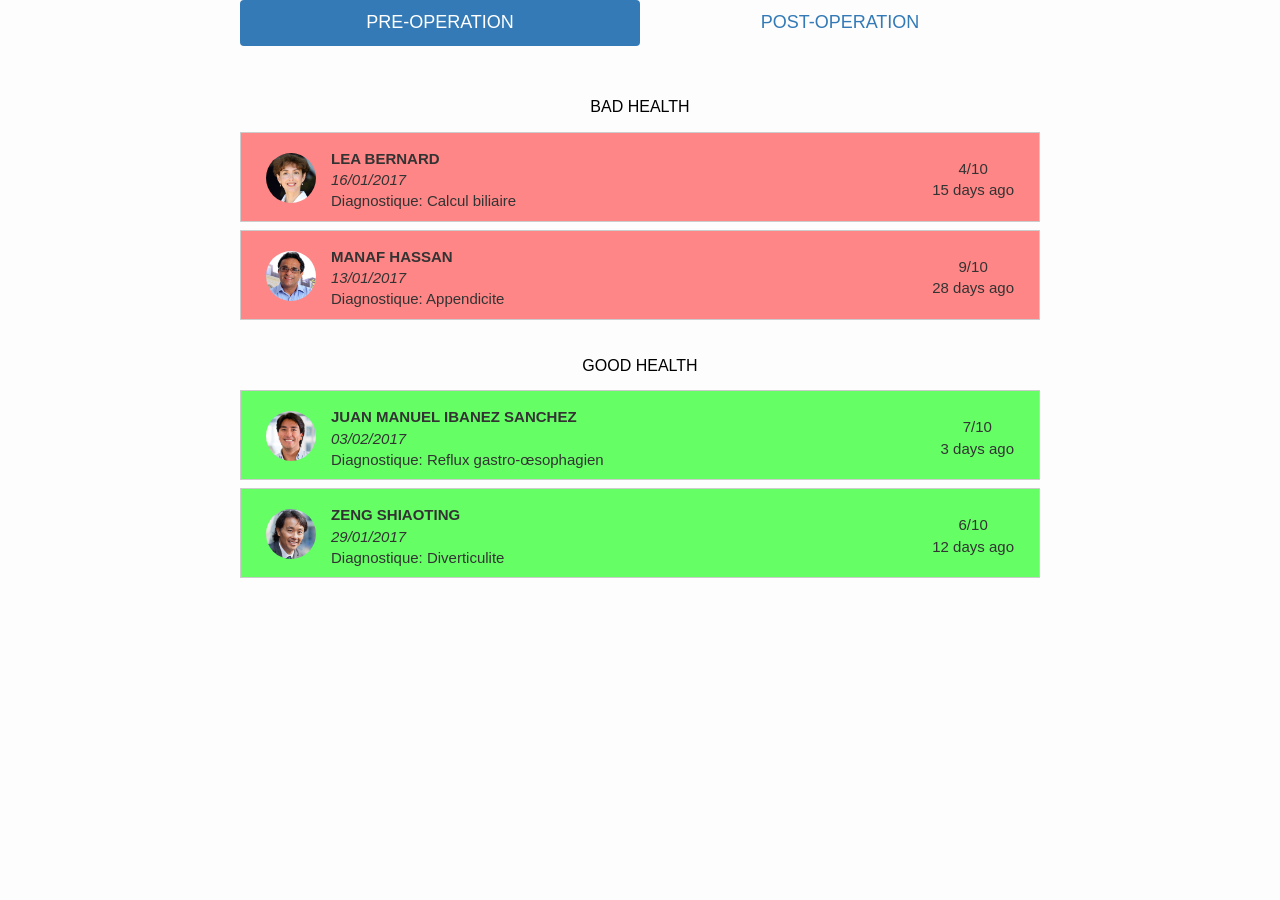
<file: dashboard.html>
<html>
<head>
    
    <link rel="stylesheet" type="text/css" href="bootstrap-3.3.7-dist/css/bootstrap.min.css">
    <link rel="stylesheet" type="text/css" href="dashboard.css">
</head>
<body style="overflow-x:hidden">
    <div class="mycontainer">
        <ul class="nav nav-pills nav-justified tab_title">
            <li id="pre" role="presentation" class="active" onclick="onPreActive();"><a href="#">PRE-OPERATION</a></li>
            <li id="post" role="presentation" onclick="onPostActive();"><a href="#">POST-OPERATION</a></li>
        </ul>

        <div class="user_list" id="ul-pre">
            <div class="separator">BAD HEALTH</div>
            <ul>
                <li onclick="onPatient();">
                    <div class="user_bad">
                        <img class="user_avatar cpointer" src="LeaBernard.jpg"/>
                        <div class="user_info">
                            <span class="user_name">Lea Bernard</span><br>
                            <span class="user_date">16/01/2017</span><br>
                            <span class="user_diagnostic">Diagnostique: Calcul biliaire</span>
                        </div>
                        <div class="user_indicators">
                            <span class="score">4/10</span><br>
                            <span class="last-update">15 days ago</span>
                        </div>
                    </div>
                </li>
                <li onclick="onPatient();">
                    <div class="user_bad">
                        <img class="user_avatar cpointer" src="Manaf-Hassan.jpg" />
                        <div class="user_info">
                            <span class="user_name">Manaf Hassan</span><br>
                            <span class="user_date">13/01/2017</span><br>
                            <span class="user_diagnostic">Diagnostique: Appendicite</span>
                        </div>
                        <div class="user_indicators">
                            <span class="score">9/10</span><br>
                            <span class="last-update">28 days ago</span>
                        </div>
                    </div>
                </li>
            </ul>
            <div class="separator">GOOD HEALTH</div>
            <ul>
                <li onclick="onPatient();">
                    <div class="user_good">
                        <img class="user_avatar" src="Juan-Manuel-Ibanez-Sanchez.jpg"/>
                        <div class="user_info">
                            <span class="user_name">Juan Manuel Ibanez Sanchez</span><br>
                            <span class="user_date">03/02/2017</span><br>
                            <span class="user_diagnostic">Diagnostique: Reflux gastro-œsophagien</span>
                        </div>
                        <div class="user_indicators">
                            <span class="score">7/10</span><br>
                            <span class="last-update">3 days ago</span>
                        </div>
                    </div>
                </li>
                <li onclick="onPatient();">
                    <div class="user_good">
                        <img class="user_avatar"  src="Zeng-Shiaoting.jpg"/>
                        <div class="user_info">
                            <span class="user_name">Zeng Shiaoting</span><br>
                            <span class="user_date">29/01/2017</span><br>
                            <span class="user_diagnostic">Diagnostique: Diverticulite</span>
                        </div>
                        <div class="user_indicators">
                            <span class="score">6/10</span><br>
                            <span class="last-update">12 days ago</span>
                        </div>
                    </div>
                </li>
            </ul>   
        </div>


        <div class="user_list right" id="ul-post" >
            <div class="separator">BAD HEALTH</div>
            <ul>
                <li onclick="onPatient();">
                    <div class="user_bad">
                        <img class="user_avatar cpointer" src="Manaf-Hassan.jpg" />
                        <div class="user_info">
                            <span class="user_name">Manaf Hassan</span><br>
                            <span class="user_date">13/01/2017</span><br>
                            <span class="user_operation_type">Type d'opéraiton: Appendicectomie</span>
                        </div>
                        <div class="user_indicators">
                            <span class="score">3/22</span><br>
                            <span class="last-update">28 days ago</span>
                        </div>
                    </div>
                </li>
                <li onclick="onPatient();">
                    <div class="user_bad">
                        <img class="user_avatar cpointer" src="LeaBernard.jpg"/>
                        <div class="user_info">
                            <span class="user_name">Lea Bernard</span><br>
                            <span class="user_date">16/01/2017</span><br>
                            <span class="user_operation_type">Type d'opération: Cholécystectomie</span>
                        </div>
                        <div class="user_indicators">
                            <span class="score">9/22</span><br>
                            <span class="last-update">15 days ago</span>
                        </div>
                    </div>
                </li>
            </ul>
            <div class="separator">GOOD HEALTH</div>
            <ul>
                <li onclick="onPatient();">
                    <div class="user_good">
                        <img class="user_avatar"  src="Zeng-Shiaoting.jpg"/>
                        <div class="user_info">
                            <span class="user_name">Zeng Shiaoting</span><br>
                            <span class="user_date">29/01/2017</span><br>
                            <span class="user_operation_type">Type d'opération: laparotomie</span>
                        </div>
                        <div class="user_indicators">
                            <span class="score">14/22</span><br>
                            <span class="last-update">12 days ago</span>
                        </div>
                    </div>
                </li>
                <li onclick="onPatient();">
                    <div class="user_good">
                        <img class="user_avatar" src="Juan-Manuel-Ibanez-Sanchez.jpg"/>
                        <div class="user_info">
                            <span class="user_name">Juan Manuel Ibanez Sanchez</span><br>
                            <span class="user_date">03/02/2017</span><br>
                            <span class="user_operation_type">Type d'opération: Fundoplicature</span>
                        </div>
                        <div class="user_indicators">
                            <span class="score">20/22</span><br>
                            <span class="last-update">3 days ago</span>
                        </div>
                    </div>
                </li>
            </ul>
        </div>
    </div>
    <script src="./jquery-3.2.0.min.js"></script>
    <script src="./dashboard.js"></script>
</body>

</html>
</file>
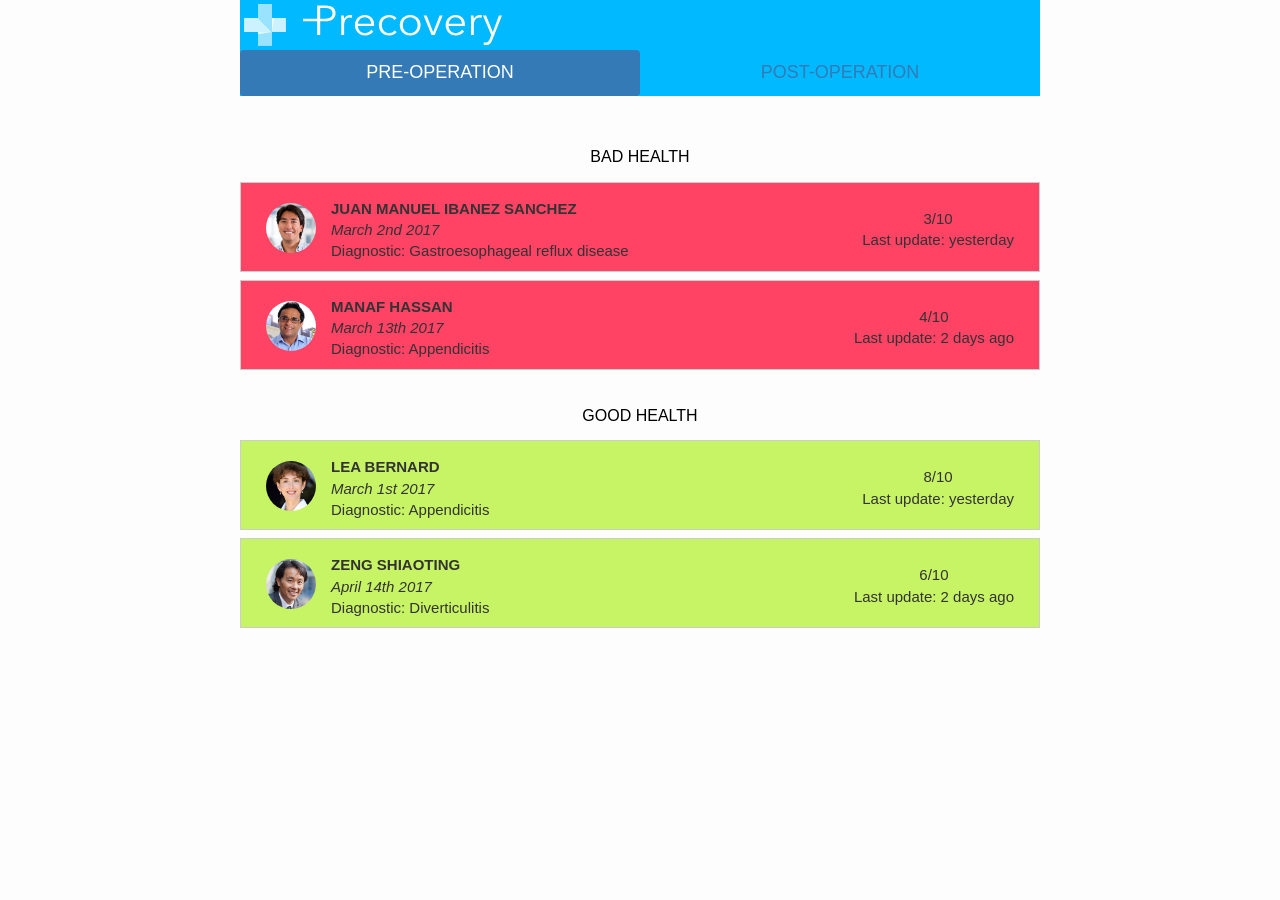
<file: Dashboard/dashboard.html>
<html>
<head>
    
    <link rel="stylesheet" type="text/css" href="bootstrap-3.3.7-dist/css/bootstrap.min.css">
    <link rel="stylesheet" type="text/css" href="css/dashboard.css">
</head>
<body style="overflow-x:hidden">
    <div class="mycontainer">
        <header>
            <img src="img/svg/logo.svg " height="50" class="m10" />
            <ul class="nav nav-pills nav-justified tab_title">
                <li id="pre" role="presentation" class="active" onclick="onPreActive();"><a href="#">PRE-OPERATION</a></li>
                <li id="post" role="presentation" onclick="onPostActive();"><a href="#">POST-OPERATION</a></li>
            </ul>            
        </header>
        <div class="user_list" id="ul-pre">
            <div class="separator">BAD HEALTH</div>
            <ul>
                <li onclick="onPatient();">
                    <div class="user_bad">
                        <img class="user_avatar" src="img/Juan-Manuel-Ibanez-Sanchez.jpg"/>
                        <div class="user_info">
                            <span class="user_name">Juan Manuel Ibanez Sanchez</span><br>
                            <span class="user_date">March 2nd 2017</span><br>
                            <span class="user_diagnostic">Diagnostic: Gastroesophageal reflux disease</span>
                        </div>
                        <div class="user_indicators">
                            <span class="score">3/10</span><br>
                            <span class="last-update">Last update: yesterday</span>
                        </div>
                    </div>
                </li>
                <li onclick="onPatient();">
                    <div class="user_bad">
                        <img class="user_avatar cpointer" src="img/Manaf-Hassan.jpg" />
                        <div class="user_info">
                            <span class="user_name">Manaf Hassan</span><br>
                            <span class="user_date">March 13th 2017</span><br>
                            <span class="user_diagnostic">Diagnostic: Appendicitis</span>
                        </div>
                        <div class="user_indicators">
                            <span class="score">4/10</span><br>
                            <span class="last-update">Last update: 2 days ago</span>
                        </div>
                    </div>
                </li>
            </ul>
            <div class="separator">GOOD HEALTH</div>
            <ul>
                <li onclick="onPatient();">
                    <div class="user_good">
                        <img class="user_avatar cpointer" src="img/LeaBernard.jpg"/>
                        <div class="user_info">
                            <span class="user_name">Lea Bernard</span><br>
                            <span class="user_date">March 1st 2017</span><br>
                            <span class="user_diagnostic">Diagnostic: Appendicitis</span>
                        </div>
                        <div class="user_indicators">
                            <span class="score">8/10</span><br>
                            <span class="last-update">Last update: yesterday</span>
                        </div>
                    </div>
                </li>
                <li onclick="onPatient();">
                    <div class="user_good">
                        <img class="user_avatar"  src="img/Zeng-Shiaoting.jpg"/>
                        <div class="user_info">
                            <span class="user_name">Zeng Shiaoting</span><br>
                            <span class="user_date">April 14th 2017</span><br>
                            <span class="user_diagnostic">Diagnostic: Diverticulitis</span>
                        </div>
                        <div class="user_indicators">
                            <span class="score">6/10</span><br>
                            <span class="last-update">Last update: 2 days ago</span>
                        </div>
                    </div>
                </li>
            </ul>   
        </div>


        <div class="user_list right" id="ul-post" >
            <div class="separator">BAD HEALTH</div>
            <ul>
                <li onclick="onPatient_post();">
                    <div class="user_bad">
                        <img class="user_avatar cpointer" src="img/Manaf-Hassan.jpg" />
                        <div class="user_info">
                            <span class="user_name">Manaf Hassan</span><br>
                            <span class="user_date">13/01/2017</span><br>
                            <span class="user_operation_type">Surgery performed: Appendectomy</span>
                        </div>
                        <div class="user_indicators">
                            <span class="score">3/22</span><br>
                            <span class="last-update">Last update: 2 days ago</span>
                        </div>
                    </div>
                </li>
                <li onclick="onPatient_post();">
                    <div class="user_bad">
                        <img class="user_avatar cpointer" src="img/LeaBernard.jpg"/>
                        <div class="user_info">
                            <span class="user_name">Lea Bernard</span><br>
                            <span class="user_date">March 10th 2017</span><br>
                            <span class="user_operation_type">Surgery performed: Appendectomy</span>
                        </div>
                        <div class="user_indicators">
                            <span class="score">9/22</span><br>
                            <span class="last-update">Last update: yesterday</span>
                        </div>
                    </div>
                </li>
            </ul>
            <div class="separator">GOOD HEALTH</div>
            <ul>
                <li onclick="onPatient_post();">
                    <div class="user_good">
                        <img class="user_avatar"  src="img/Zeng-Shiaoting.jpg"/>
                        <div class="user_info">
                            <span class="user_name">Zeng Shiaoting</span><br>
                            <span class="user_date">February 21st 2017</span><br>
                            <span class="user_operation_type">Surgery performed: Nissen fundoplication</span>
                        </div>
                        <div class="user_indicators">
                            <span class="score">14/22</span><br>
                            <span class="last-update">Last update: 2 days ago</span>
                        </div>
                    </div>
                </li>
                <li onclick="onPatient_post();">
                    <div class="user_good">
                        <img class="user_avatar" src="img/Juan-Manuel-Ibanez-Sanchez.jpg"/>
                        <div class="user_info">
                            <span class="user_name">Juan Manuel Ibanez Sanchez</span><br>
                            <span class="user_date">February 13th 2017</span><br>
                            <span class="user_operation_type">Surgery performed: Appendectomy</span>
                        </div>
                        <div class="user_indicators">
                            <span class="score">20/22</span><br>
                            <span class="last-update">Last update: 3 days ago</span>
                        </div>
                    </div>
                </li>
            </ul>
        </div>
    </div>
    <script src="js/jquery-3.2.0.min.js"></script>
    <script src="js/dashboard.js"></script>
</body>

</html>
</file>
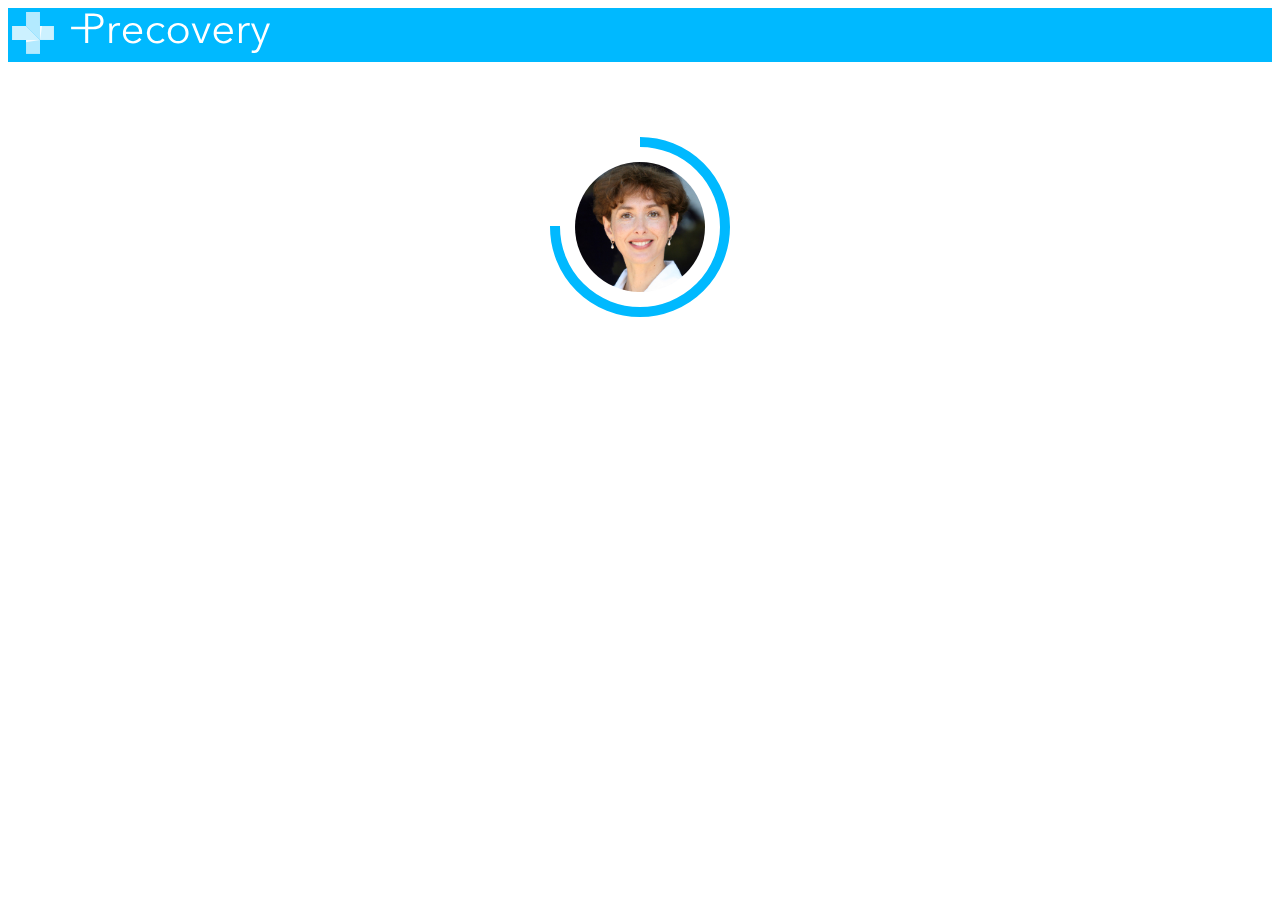
<file: IonicProject/www/circle.html>
<!doctype html>
<html lang="fr">
<head>
    <meta charset="utf-8">
    <title>Datas</title>
    <link rel="stylesheet" href="css/style.css">
    <link href="https://fonts.googleapis.com/css?family=Lato:100,300,400,700,900" rel="stylesheet">
</head>
<body class="flex-container-v">
    <header class="heading flex-justify flex-container">
        <!-- <h1 class="branding font-size--heavy font-bold p10">_____precovery*</h1> -->
        <img src="img/svg/logo.svg " height="50" class="m10" />
        <nav class="h100 heavy-blue">
        </nav>
    </header>
    <section class="container">
        <figure class="chart" data-percent="75">
        <figcaption></figcaption>
        <img class="html rounded" src="img/LeaBernard.jpg">
        <svg width="200" height="200">
            <circle class="outer" cx="95" cy="95" r="85" transform="rotate(-90, 95, 95)"/>
        </svg>
      </figure>
    </section>
</body>
</html>
</file>
<file: dashboard.css>
body {
    background: #fdfdfd;
    width: 100%;
    height: 100%;
}

.mycontainer {
    max-width: 800px;
    margin: auto;
    position: relative;
    overflow-x: hidden;
    height: 100%;
    font-size: 15px;
}

.cpointer {
  cursor: pointer;
}

.tab_title {
    font-size: large;
}


ul {
    padding: 0;
}

.user_list {
    left:0; 
    position: absolute;
    width: 100%;
    margin-top: 25px;
}

.user_list.right{
    left: 110%;
}

.user_list ul li {
    list-style-type: none;
    list-style-position: inside;
    margin: 8px 0;
    cursor: pointer;
}

li > div {
    height: 90px;
    position: relative;
    border: 1px solid #ccc;
}

.user_bad {
    /*background-color: #ff4545;*/
    background-color: rgba(255, 56, 56, 0.6);
}

.separator {
    padding: 25px 0 5px 0;
    color: #000;
    font-size: 16px;
    text-align: center;
}



.user_good {
    background-color: rgba(0,255,0,0.6);
}

.user_avatar {
    position:absolute;
    top: 20px;
    left: 25px;   
    width: 50px;
    height: 50px;
    border: 1rem #ddd;
    border-radius: 50%;
    z-index: 1;
}


.user_avatar:hover {
    transform: scale(1.2);
}

.user_info {
    position:relative;
    padding-left: 90px;
    padding-top: 15px;
}

.user_name {
    text-transform: uppercase;
    font-weight: bold;
}

.user_date {
    font-style: italic;
}

.user_diagnostic {
    
}

.user_indicators {
    position: absolute;
    top: 25px;
    right: 25px;
    text-align: center; 
}
</file>
<file: Dashboard/css/dashboard.css>
body {
    background: #fdfdfd;
    width: 100%;
    height: 100%;
}

header {
    background-color: #00b9ff;
}

.mycontainer {
    max-width: 800px;
    margin: auto;
    position: relative;
    overflow-x: hidden;
    height: 100%;
    font-size: 15px;
}

.cpointer {
  cursor: pointer;
}

.tab_title {
    font-size: large;
}


ul {
    padding: 0;
}

.user_list {
    left:0; 
    position: absolute;
    width: 100%;
    margin-top: 25px;
}

.user_list.right{
    left: 110%;
}

.user_list ul li {
    list-style-type: none;
    list-style-position: inside;
    margin: 8px 0;
    cursor: pointer;
}

li > div {
    height: 90px;
    position: relative;
    border: 1px solid #ccc;
}

.user_bad {
    /*background-color: #ff4545;*/
    background-color: #FE4365;
}

.separator {
    padding: 25px 0 5px 0;
    color: #000;
    font-size: 16px;
    text-align: center;
}



.user_good {
    background-color: #C7F464;
}

.user_avatar {
    position:absolute;
    top: 20px;
    left: 25px;   
    width: 50px;
    height: 50px;
    border: 1rem #ddd;
    border-radius: 50%;
    z-index: 1;
}


.user_avatar:hover {
    transform: scale(1.2);
}

.user_info {
    position:relative;
    padding-left: 90px;
    padding-top: 15px;
}

.user_name {
    text-transform: uppercase;
    font-weight: bold;
}

.user_date {
    font-style: italic;
}

.user_diagnostic {
    
}

.user_indicators {
    position: absolute;
    top: 25px;
    right: 25px;
    text-align: center; 
}
</file>
<file: IonicProject/www/css/style.css>
body {
  overflow-x: hidden;
}

.title {
  text-align: center;
  padding: 20px 0 25px 0;
  line-height: 60px;
  font-size: 70px;
  color: cornflowerblue;


/*  border-bottom: 1px solid #ccc;*/
}

.container {
  height: calc(100% - 100px);
}

.mytable {
  width: 100%;
  height: 100%;

}

.mytable td {
  height: 100%;
  text-align: center;
  padding-top: 20px;
}

.mytable td:first-of-type {
  width: 50%;
  border-right: 1px solid #ccc;
  border-right-color: cornflowerblue;
  text-align: left;
  padding: 25px;
}

.mytable td:last-of-type {

  border-left: 1px solid #ccc;
  border-left-color: cornflowerblue;
}
.item{
  border-right-style:none;
  border-left-style: none;
}
.button-large {
  width: 170px;
    height: 75px;
    font-size: 30px;
}

.mytable .left-td {
  vertical-align: top;
  padding-top: 25px;
}

.myimg {
  display: block;
  margin: auto;
  padding-bottom: 20px;
}
/*
.button.button-balanced {
  background-image: url("../img/code.png");
  background-size: cover;
}*/

.left {
  left:0;
  position: absolute;
  width: 100%;
}

.right {
  left:110%;
  position: absolute;
  width: 100%;
}

.question {
  text-align: center;
  margin-bottom: 30px;
  font-size: 55px;
}

h1.question {
  margin-top: 35px;
  margin-bottom: 25px;
}

.answer-buttons {
  text-align: center;
  font-size: 55px;
}

.answer-buttons > .button-balanced {
  min-width: 180px;
  margin-left: 35px;
  font-size: 25px;
  font-weight: bold;
}

.walking {
  height: 207px;
  width: 250px;
  display: block;
  margin: auto;
  visibility: hidden;
}

.walking.show {
  visibility: visible;
}

@media (max-width: 500px) {
   .title {
      text-align: center;
      padding: 10px 0 10px 0;
      line-height: 35px;
      font-size: 35px;
      color: cornflowerblue;
    }

    h1.question {
      margin-top: 10px;
      margin-bottom: 10px;
    }

    .question {
        padding: 0 10px;
        font-size: 35px;
    }

    .answer-buttons > .button-balanced {
      margin-left: 0;
      margin-bottom: 15px;
    }

    .mytable td:first-of-type {
      display: none;
    }
}


/* CIRCLE */


.container {
  padding: 50px 0;
  text-align: center;
}

.chart {
  position: relative;
  display: inline-block;
  color: #999;
  font-size: 20px;
  text-align: center;
}

.chart figcaption {
  padding: 50px 25px;
  width: 100px;
  height: 50px;
  border: 20px solid transparent;
  border-radius: 100px;
  line-height: 50px;
}

.chart img {
  position: absolute;
  max-width: 130px;
  max-height: 130px;
  background: white;
}
/* END Container styles */

/* Colors for the circles and positions for the graphics */
.html {
  top: 30px;
  left: 30px;
}

.html + svg .outer {
  stroke: #00b9ff;
}

.css {
  top: 55px;
  left: 48px;
}

.css + svg .outer {
  stroke: #0d84ce;
}

.javascript {
  max-width: 90px;
  max-height: 90px;
  top: 45px;
  left: 45px;
}

.javascript + svg .outer {
  stroke: #f0e040;
}

.node {
  width: 200px;
  height: 200px;
  top: 45px;
  left: 45px;
}

.node + svg .outer {
  stroke: #83cd29;
}

.chart svg {
  position: absolute;
  top: 0;
  left: 0;
}

.outer {
  fill: transparent;
  stroke: #333;
  stroke-width: 10;
  stroke-dasharray: 534;
  transition: stroke-dashoffset 1s;
  -webkit-animation-play-state: running;
  
  /* firefox bug fix - won't rotate at 90deg angles */
  -moz-transform: rotate(-89deg) translateX(-190px);
}

.chart:hover .outer {
  stroke-dashoffset: 534 !important;
  -webkit-animation-play-state: paused;
}
/* END Circle colors and graphic positions */


/* Set the initial values for the animation */
.chart[data-percent='100'] .outer {
  stroke-dashoffset: 0;
  -webkit-animation: show100 2s;
  animation: show100 2s;
}

.chart[data-percent='75'] .outer {
  stroke-dashoffset: 133;
  -webkit-animation: show75 2s;
  animation: show75 2s;
}

.chart[data-percent='50'] .outer {
  stroke-dashoffset: 267;
  -webkit-animation: show50 2s;
  animation: show50 2s;
}

.chart[data-percent='25'] .outer {
  stroke-dashoffset: 401;
  -webkit-animation: show25 2s;
  animation: show25 2s;
}

.rounded {
    border-radius: 50%;
}

.heading {
    background-color: #00b9ff;
}

/* END set initial animation values */

/* Keyframes for the initial animation */
@-webkit-keyframes show100 {
  from {
    stroke-dashoffset: 537;
  }
  
  to {
    stroke-dashoffset: 0;
  }
}

@keyframes show100 {
  from {
    stroke-dashoffset: 537;
  }
  
  to {
    stroke-dashoffset: 0;
  }
}

@-webkit-keyframes show75 {
  from {
    stroke-dashoffset: 537;
  }
  
  to {
    stroke-dashoffset: 134;
  }
}

@keyframes show75 {
  from {
    stroke-dashoffset: 537;
  }
  
  to {
    stroke-dashoffset: 124;
  }
}

@-webkit-keyframes show50 {
  from {
    stroke-dashoffset: 537;
  }
  
  to {
    stroke-dashoffset: 267;
  }
}

@keyframes show50 {
  from {
    stroke-dashoffset: 537;
  }
  
  to {
    stroke-dashoffset: 267;
  }
}

@-webkit-keyframes show25 {
  from {
    stroke-dashoffset: 537;
  }
  
  to {
    stroke-dashoffset: 401;
  }
}

@keyframes show25 {
  from {
    stroke-dashoffset: 537;
  }
  
  to {
    stroke-dashoffset: 401;
  }
}
/* END Keyframes for the initial animation */
</file>
